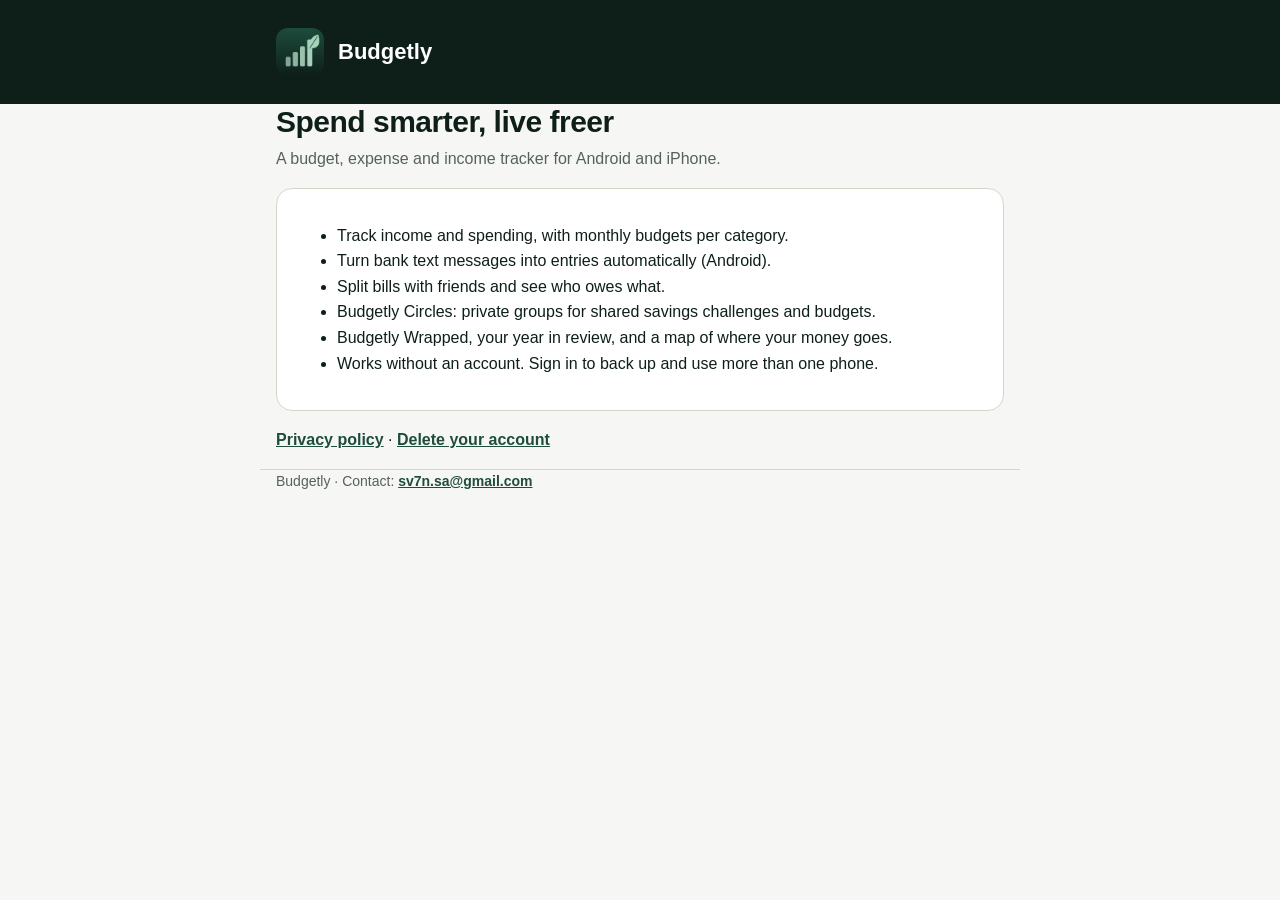
<file: index.html>
<!doctype html>
<html lang="en">
<head>
  <meta charset="utf-8">
  <meta name="viewport" content="width=device-width, initial-scale=1">
  <title>Budgetly: spend smarter, live freer</title>
  <meta name="description" content="Budgetly is a budget, expense and income tracker with bank SMS import, bill splitting with friends and private money circles.">
  <link rel="icon" href="icon.png">
  <link rel="stylesheet" href="style.css">
</head>
<body>
  <header><div class="wrap"><img src="icon.png" alt=""><a href="./">Budgetly</a></div></header>
  <main class="wrap">
    <h1>Spend smarter, live freer</h1>
    <p class="sub">A budget, expense and income tracker for Android and iPhone.</p>
    <div class="card">
      <ul>
        <li>Track income and spending, with monthly budgets per category.</li>
        <li>Turn bank text messages into entries automatically (Android).</li>
        <li>Split bills with friends and see who owes what.</li>
        <li>Budgetly Circles: private groups for shared savings challenges and budgets.</li>
        <li>Budgetly Wrapped, your year in review, and a map of where your money goes.</li>
        <li>Works without an account. Sign in to back up and use more than one phone.</li>
      </ul>
    </div>
    <p><a href="privacy.html">Privacy policy</a> · <a href="delete-account.html">Delete your account</a></p>
  </main>
  <footer class="wrap">Budgetly · Contact: <a href="mailto:sv7n.sa@gmail.com">sv7n.sa@gmail.com</a></footer>
</body>
</html>
</file>
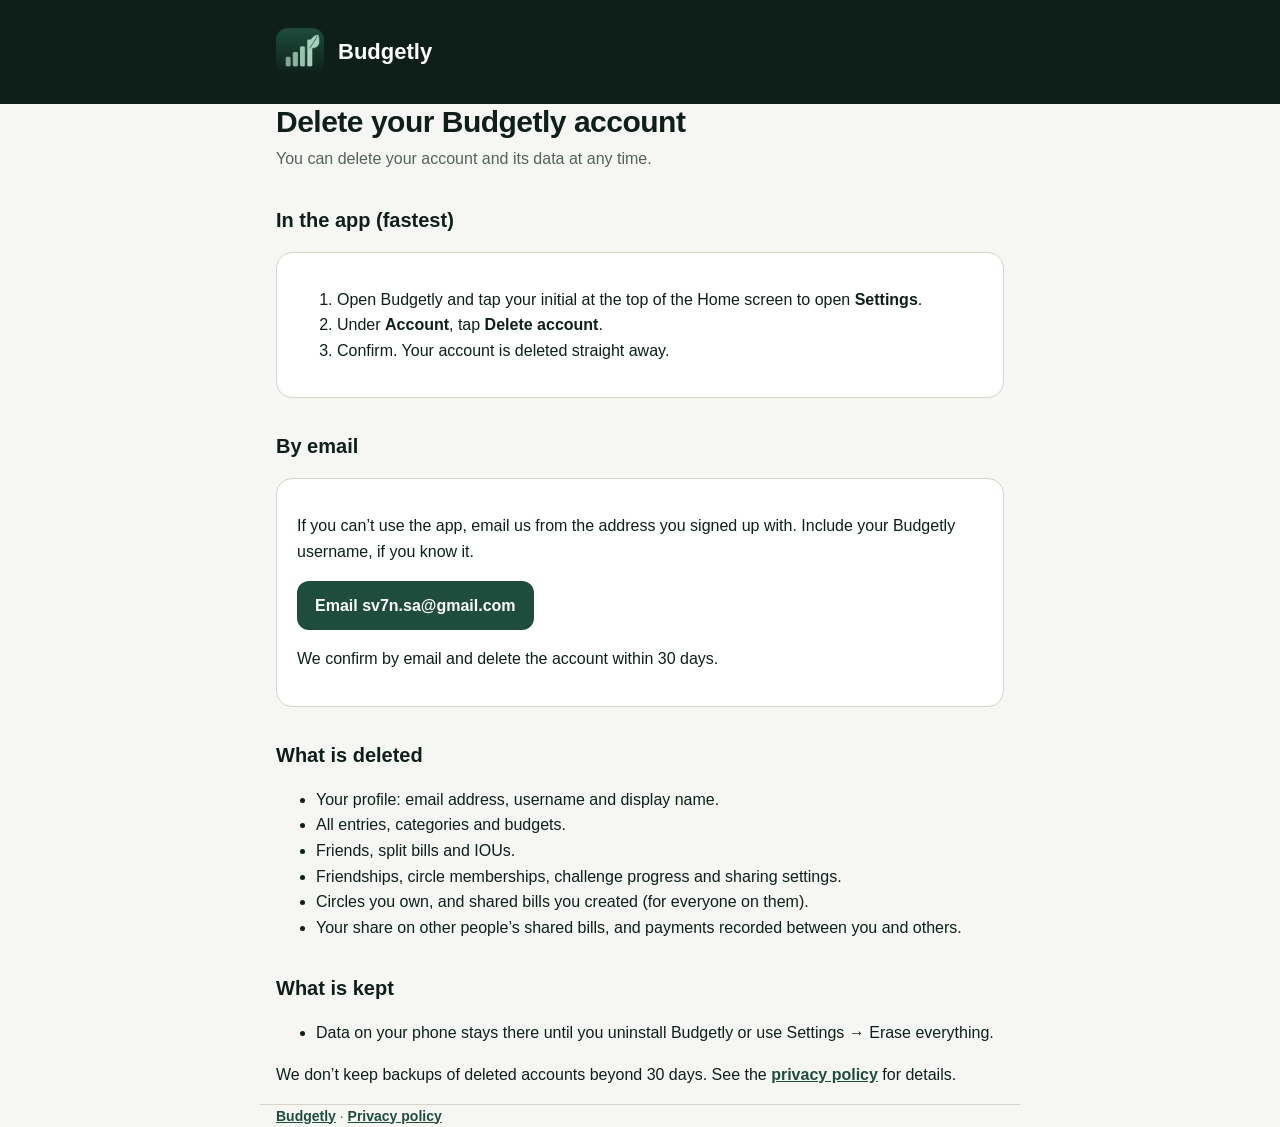
<file: delete-account.html>
<!doctype html>
<html lang="en">
<head>
  <meta charset="utf-8">
  <meta name="viewport" content="width=device-width, initial-scale=1">
  <title>Delete your Budgetly account</title>
  <link rel="icon" href="icon.png">
  <link rel="stylesheet" href="style.css">
</head>
<body>
  <header><div class="wrap"><img src="icon.png" alt=""><a href="./">Budgetly</a></div></header>
  <main class="wrap">
    <h1>Delete your Budgetly account</h1>
    <p class="sub">You can delete your account and its data at any time.</p>

    <h2>In the app (fastest)</h2>
    <div class="card">
      <ol>
        <li>Open Budgetly and tap your initial at the top of the Home screen to open <strong>Settings</strong>.</li>
        <li>Under <strong>Account</strong>, tap <strong>Delete account</strong>.</li>
        <li>Confirm. Your account is deleted straight away.</li>
      </ol>
    </div>

    <h2>By email</h2>
    <div class="card">
      <p>If you can’t use the app, email us from the address you signed up with. Include your Budgetly username, if you know it.</p>
      <p><a class="btn" href="mailto:sv7n.sa@gmail.com?subject=Delete%20my%20Budgetly%20account">Email sv7n.sa@gmail.com</a></p>
      <p>We confirm by email and delete the account within 30 days.</p>
    </div>

    <h2>What is deleted</h2>
    <ul>
      <li>Your profile: email address, username and display name.</li>
      <li>All entries, categories and budgets.</li>
      <li>Friends, split bills and IOUs.</li>
      <li>Friendships, circle memberships, challenge progress and sharing settings.</li>
      <li>Circles you own, and shared bills you created (for everyone on them).</li>
      <li>Your share on other people’s shared bills, and payments recorded between you and others.</li>
    </ul>
    <h2>What is kept</h2>
    <ul>
      <li>Data on your phone stays there until you uninstall Budgetly or use Settings → Erase everything.</li>
    </ul>
    <p>We don’t keep backups of deleted accounts beyond 30 days. See the <a href="privacy.html">privacy policy</a> for details.</p>
  </main>
  <footer class="wrap"><a href="./">Budgetly</a> · <a href="privacy.html">Privacy policy</a></footer>
</body>
</html>
</file>
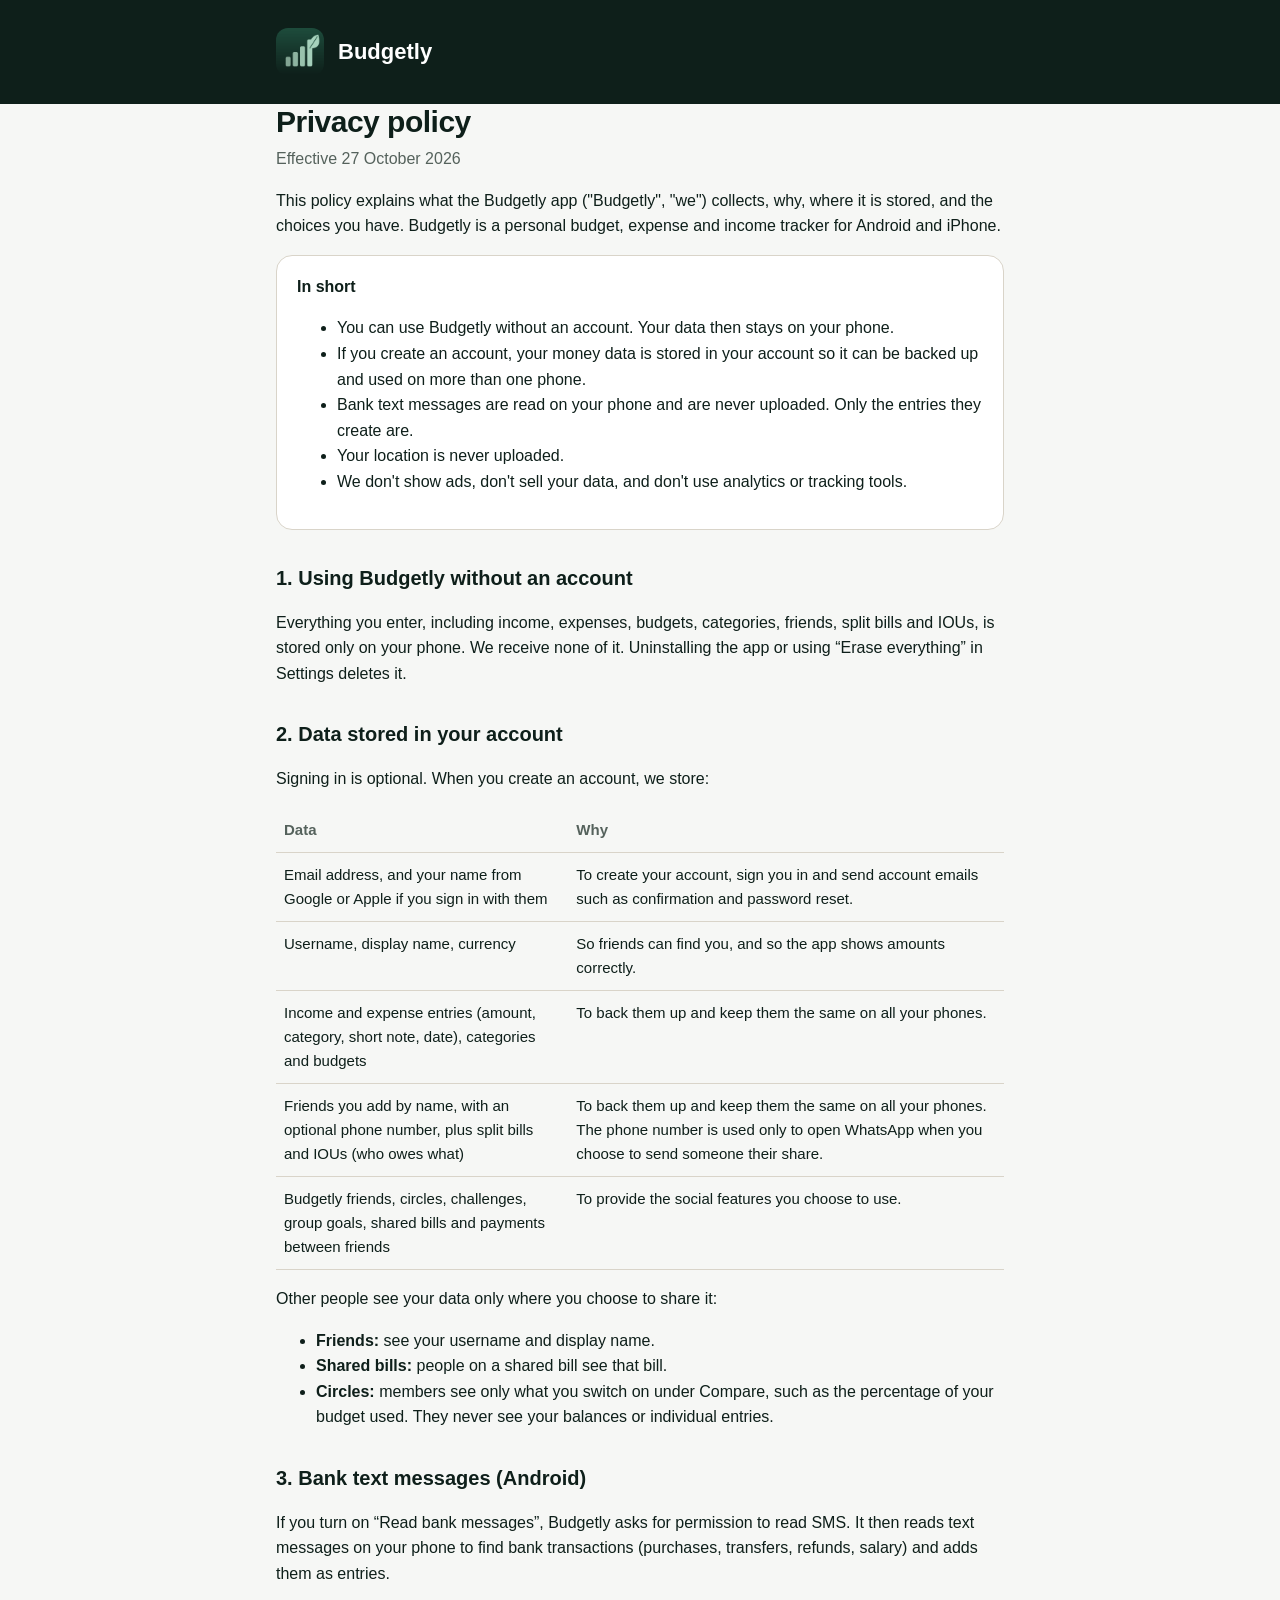
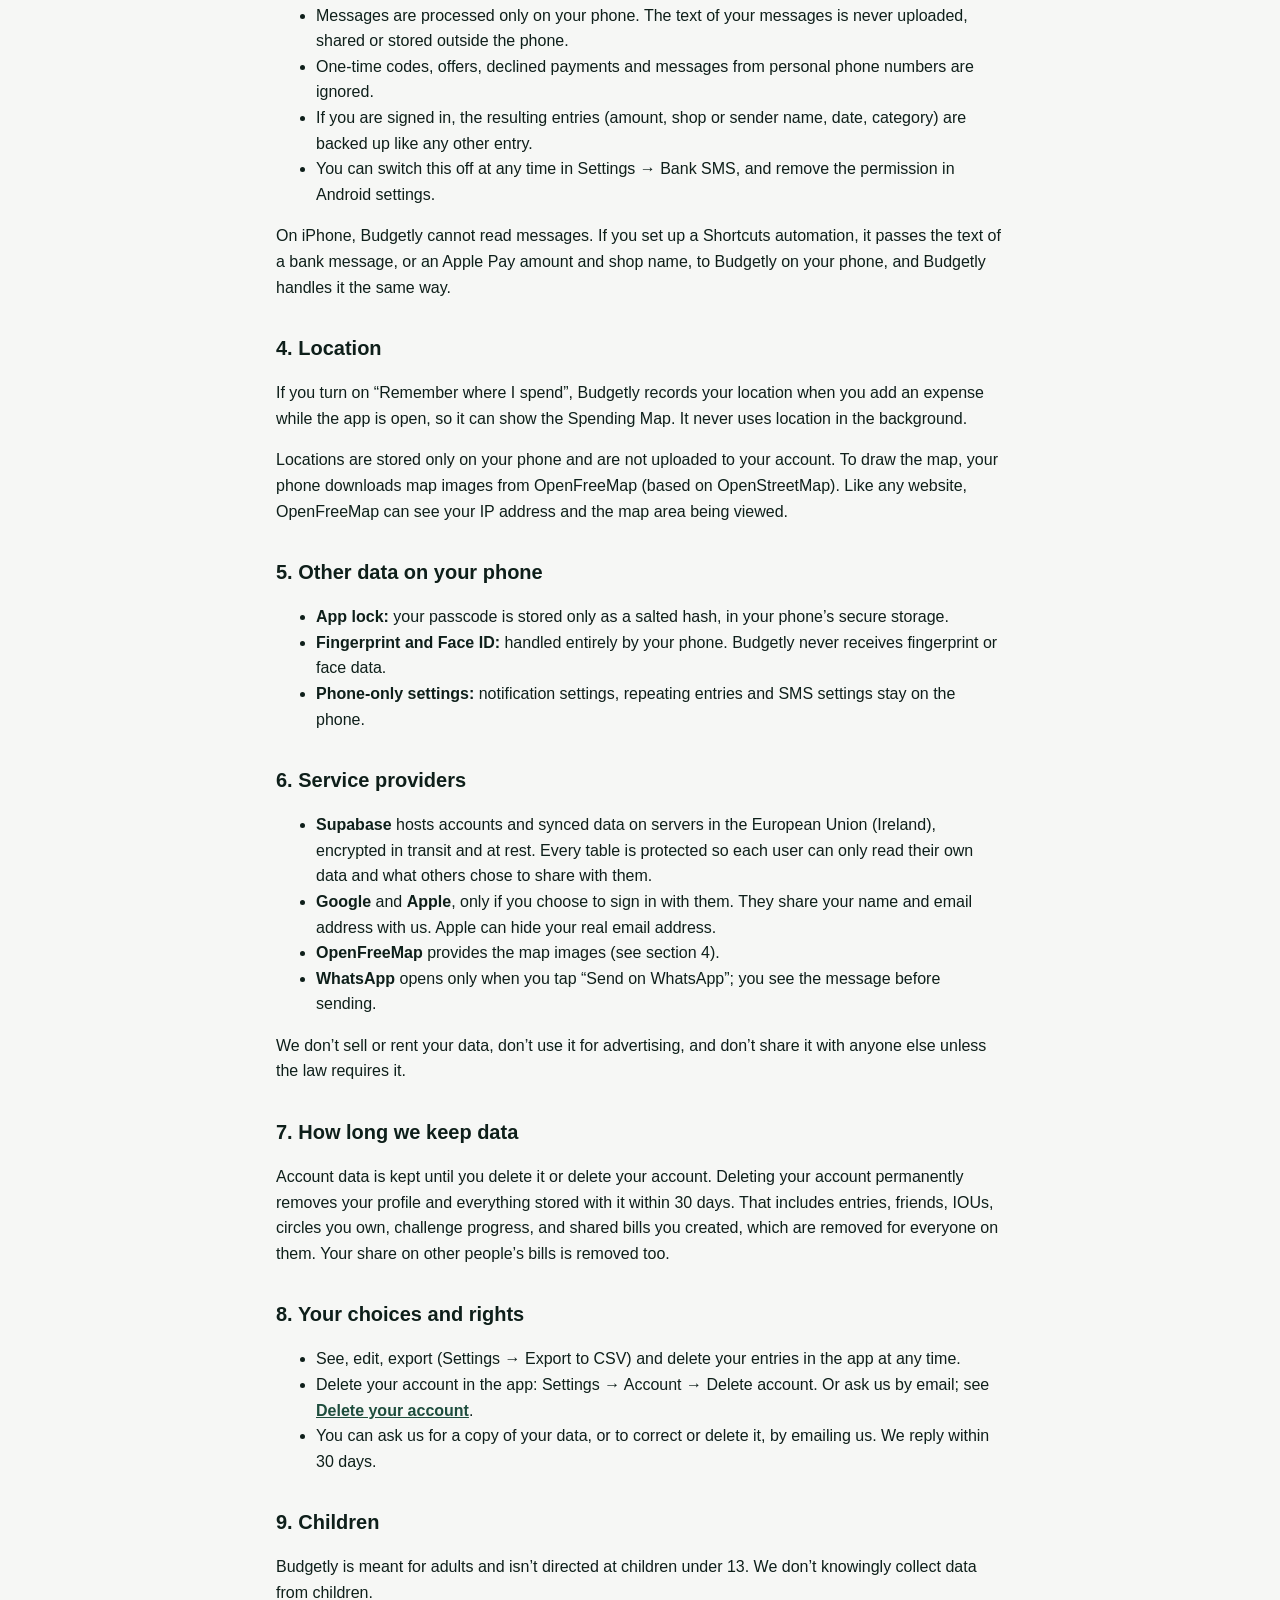
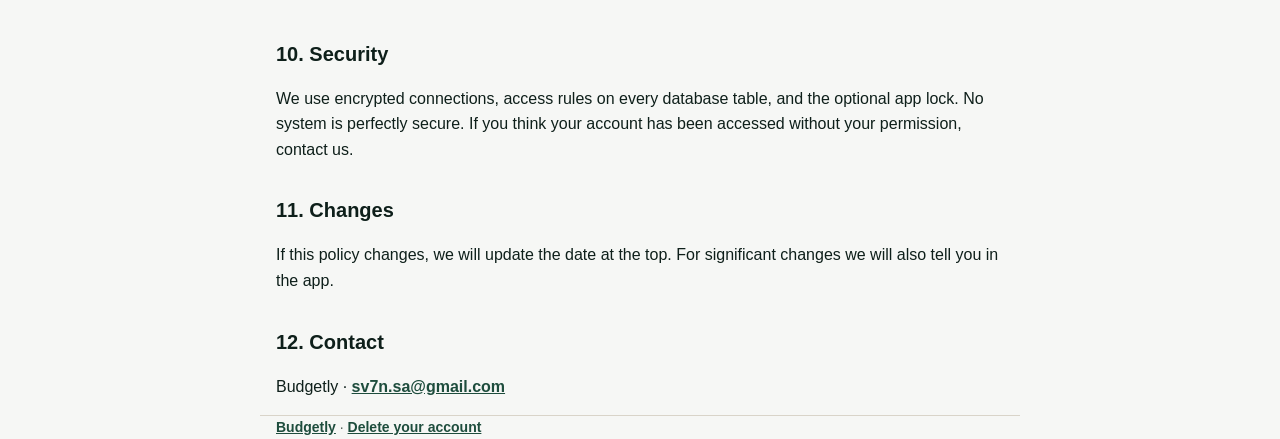
<file: privacy.html>
<!doctype html>
<html lang="en">
<head>
  <meta charset="utf-8">
  <meta name="viewport" content="width=device-width, initial-scale=1">
  <title>Budgetly Privacy Policy</title>
  <link rel="icon" href="icon.png">
  <link rel="stylesheet" href="style.css">
</head>
<body>
  <header><div class="wrap"><img src="icon.png" alt=""><a href="./">Budgetly</a></div></header>
  <main class="wrap">
    <h1>Privacy policy</h1>
    <p class="sub">Effective 27 October 2026</p>

    <p>This policy explains what the Budgetly app ("Budgetly", "we") collects, why, where it is stored, and the choices you have. Budgetly is a personal budget, expense and income tracker for Android and iPhone.</p>

    <div class="card">
      <strong>In short</strong>
      <ul>
        <li>You can use Budgetly without an account. Your data then stays on your phone.</li>
        <li>If you create an account, your money data is stored in your account so it can be backed up and used on more than one phone.</li>
        <li>Bank text messages are read on your phone and are never uploaded. Only the entries they create are.</li>
        <li>Your location is never uploaded.</li>
        <li>We don't show ads, don't sell your data, and don't use analytics or tracking tools.</li>
      </ul>
    </div>

    <h2>1. Using Budgetly without an account</h2>
    <p>Everything you enter, including income, expenses, budgets, categories, friends, split bills and IOUs, is stored only on your phone. We receive none of it. Uninstalling the app or using “Erase everything” in Settings deletes it.</p>

    <h2>2. Data stored in your account</h2>
    <p>Signing in is optional. When you create an account, we store:</p>
    <table>
      <thead><tr><th>Data</th><th>Why</th></tr></thead>
      <tbody>
        <tr><td>Email address, and your name from Google or Apple if you sign in with them</td><td>To create your account, sign you in and send account emails such as confirmation and password reset.</td></tr>
        <tr><td>Username, display name, currency</td><td>So friends can find you, and so the app shows amounts correctly.</td></tr>
        <tr><td>Income and expense entries (amount, category, short note, date), categories and budgets</td><td>To back them up and keep them the same on all your phones.</td></tr>
        <tr><td>Friends you add by name, with an optional phone number, plus split bills and IOUs (who owes what)</td><td>To back them up and keep them the same on all your phones. The phone number is used only to open WhatsApp when you choose to send someone their share.</td></tr>
        <tr><td>Budgetly friends, circles, challenges, group goals, shared bills and payments between friends</td><td>To provide the social features you choose to use.</td></tr>
      </tbody>
    </table>
    <p>Other people see your data only where you choose to share it:</p>
    <ul>
      <li><strong>Friends:</strong> see your username and display name.</li>
      <li><strong>Shared bills:</strong> people on a shared bill see that bill.</li>
      <li><strong>Circles:</strong> members see only what you switch on under Compare, such as the percentage of your budget used. They never see your balances or individual entries.</li>
    </ul>

    <h2>3. Bank text messages (Android)</h2>
    <p>If you turn on “Read bank messages”, Budgetly asks for permission to read SMS. It then reads text messages on your phone to find bank transactions (purchases, transfers, refunds, salary) and adds them as entries.</p>
    <ul>
      <li>Messages are processed only on your phone. The text of your messages is never uploaded, shared or stored outside the phone.</li>
      <li>One-time codes, offers, declined payments and messages from personal phone numbers are ignored.</li>
      <li>If you are signed in, the resulting entries (amount, shop or sender name, date, category) are backed up like any other entry.</li>
      <li>You can switch this off at any time in Settings → Bank SMS, and remove the permission in Android settings.</li>
    </ul>
    <p>On iPhone, Budgetly cannot read messages. If you set up a Shortcuts automation, it passes the text of a bank message, or an Apple Pay amount and shop name, to Budgetly on your phone, and Budgetly handles it the same way.</p>

    <h2>4. Location</h2>
    <p>If you turn on “Remember where I spend”, Budgetly records your location when you add an expense while the app is open, so it can show the Spending Map. It never uses location in the background.</p>
    <p>Locations are stored only on your phone and are not uploaded to your account. To draw the map, your phone downloads map images from OpenFreeMap (based on OpenStreetMap). Like any website, OpenFreeMap can see your IP address and the map area being viewed.</p>

    <h2>5. Other data on your phone</h2>
    <ul>
      <li><strong>App lock:</strong> your passcode is stored only as a salted hash, in your phone’s secure storage.</li>
      <li><strong>Fingerprint and Face ID:</strong> handled entirely by your phone. Budgetly never receives fingerprint or face data.</li>
      <li><strong>Phone-only settings:</strong> notification settings, repeating entries and SMS settings stay on the phone.</li>
    </ul>

    <h2>6. Service providers</h2>
    <ul>
      <li><strong>Supabase</strong> hosts accounts and synced data on servers in the European Union (Ireland), encrypted in transit and at rest. Every table is protected so each user can only read their own data and what others chose to share with them.</li>
      <li><strong>Google</strong> and <strong>Apple</strong>, only if you choose to sign in with them. They share your name and email address with us. Apple can hide your real email address.</li>
      <li><strong>OpenFreeMap</strong> provides the map images (see section 4).</li>
      <li><strong>WhatsApp</strong> opens only when you tap “Send on WhatsApp”; you see the message before sending.</li>
    </ul>
    <p>We don’t sell or rent your data, don’t use it for advertising, and don’t share it with anyone else unless the law requires it.</p>

    <h2>7. How long we keep data</h2>
    <p>Account data is kept until you delete it or delete your account. Deleting your account permanently removes your profile and everything stored with it within 30 days. That includes entries, friends, IOUs, circles you own, challenge progress, and shared bills you created, which are removed for everyone on them. Your share on other people’s bills is removed too.</p>

    <h2>8. Your choices and rights</h2>
    <ul>
      <li>See, edit, export (Settings → Export to CSV) and delete your entries in the app at any time.</li>
      <li>Delete your account in the app: Settings → Account → Delete account. Or ask us by email; see <a href="delete-account.html">Delete your account</a>.</li>
      <li>You can ask us for a copy of your data, or to correct or delete it, by emailing us. We reply within 30 days.</li>
    </ul>

    <h2>9. Children</h2>
    <p>Budgetly is meant for adults and isn’t directed at children under 13. We don’t knowingly collect data from children.</p>

    <h2>10. Security</h2>
    <p>We use encrypted connections, access rules on every database table, and the optional app lock. No system is perfectly secure. If you think your account has been accessed without your permission, contact us.</p>

    <h2>11. Changes</h2>
    <p>If this policy changes, we will update the date at the top. For significant changes we will also tell you in the app.</p>

    <h2>12. Contact</h2>
    <p>Budgetly · <a href="mailto:sv7n.sa@gmail.com">sv7n.sa@gmail.com</a></p>
  </main>
  <footer class="wrap"><a href="./">Budgetly</a> · <a href="delete-account.html">Delete your account</a></footer>
</body>
</html>
</file>
<file: style.css>
:root {
  --bg: #F6F7F5;
  --card: #FFFFFF;
  --ink: #0E1F1A;
  --muted: #55625C;
  --brand: #1E4D3D;
  --mint: #A7D3BD;
  --line: #D9D4C9;
}
* { box-sizing: border-box; }
body {
  margin: 0;
  background: var(--bg);
  color: var(--ink);
  font-family: Inter, -apple-system, "Segoe UI", Roboto, sans-serif;
  font-size: 16px;
  line-height: 1.6;
}
header {
  background: var(--ink);
  color: #fff;
  padding: 28px 16px;
}
header .wrap { display: flex; align-items: center; gap: 14px; }
header img { width: 48px; height: 48px; border-radius: 12px; }
header a { color: #fff; text-decoration: none; font-weight: 700; font-size: 22px; }
.wrap { max-width: 760px; margin: 0 auto; padding: 0 16px; }
main { padding: 32px 0 56px; }
h1 { font-size: 30px; line-height: 1.2; margin: 0 0 6px; letter-spacing: -0.5px; }
h2 { font-size: 20px; margin: 32px 0 8px; }
h3 { font-size: 16px; margin: 20px 0 4px; }
p, li { color: var(--ink); }
.sub { color: var(--muted); margin-top: 0; }
.card {
  background: var(--card);
  border: 1px solid var(--line);
  border-radius: 16px;
  padding: 18px 20px;
  margin: 16px 0;
}
a { color: var(--brand); font-weight: 600; }
table { width: 100%; border-collapse: collapse; font-size: 15px; }
th, td { text-align: left; vertical-align: top; padding: 10px 8px; border-bottom: 1px solid var(--line); }
th { color: var(--muted); font-weight: 600; }
.btn {
  display: inline-block;
  background: var(--brand);
  color: #fff;
  padding: 12px 18px;
  border-radius: 12px;
  text-decoration: none;
}
footer { color: var(--muted); font-size: 14px; padding: 24px 0 40px; border-top: 1px solid var(--line); }
@media (max-width: 520px) {
  h1 { font-size: 25px; }
  table, thead, tbody, tr, th, td { display: block; }
  thead { display: none; }
  td { border: 0; padding: 2px 0; }
  tr { border-bottom: 1px solid var(--line); padding: 10px 0; }
  td:first-child { font-weight: 600; }
}
</file>
